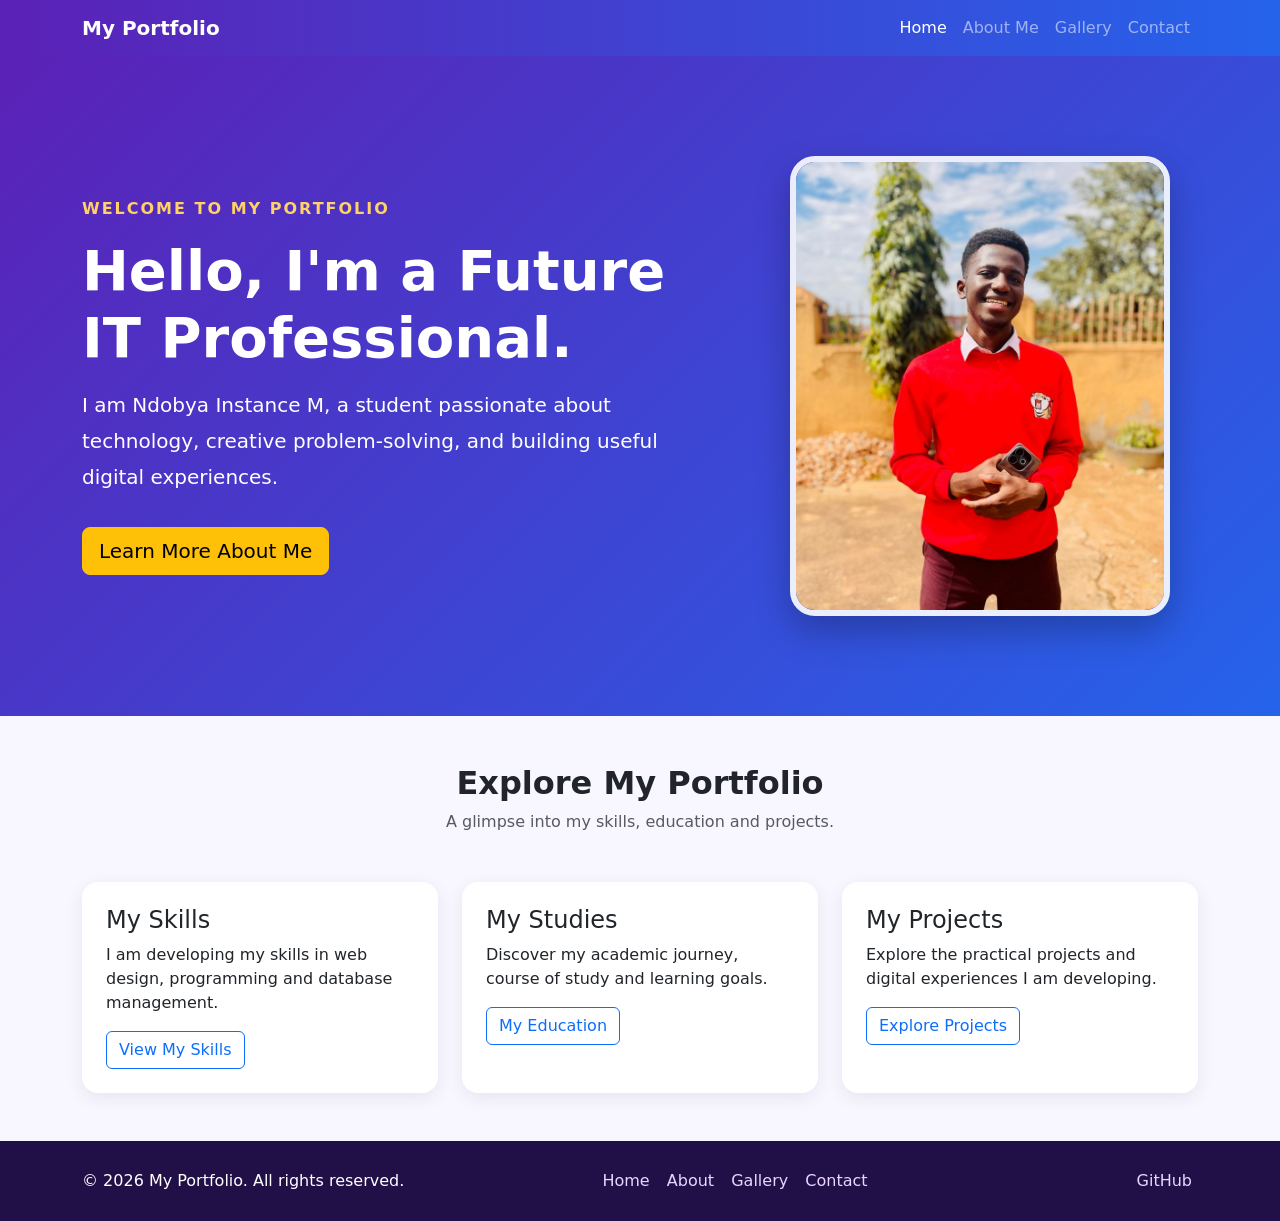
<file: index.html>
<!DOCTYPE html>
<html lang="en">
<head>
    <meta charset="UTF-8">
    <meta name="viewport" content="width=device-width, initial-scale=1.0">
    <title>Home Page</title>

    <link href="https://cdn.jsdelivr.net/npm/bootstrap@5.3.3/dist/css/bootstrap.min.css" rel="stylesheet">
    <link rel="stylesheet" href="style.css">
</head>
<body> 
    
<nav class="navbar navbar-expand-lg navbar-dark sticky-top"
     style="background: linear-gradient(90deg, #5b21b6, #2563eb);">

    <div class="container">

        <a class="navbar-brand fw-bold" href="index.html">
            My Portfolio
        </a>

<button class="navbar-toggler" type="button"
        data-bs-toggle="collapse"
        data-bs-target="#portfolioMenu"
        aria-controls="portfolioMenu"
        aria-expanded="false"
        aria-label="Toggle navigation">

    <span class="navbar-toggler-icon"></span>

</button>

<div class="collapse navbar-collapse" id="portfolioMenu">

    <ul class="navbar-nav ms-auto">

        <li class="nav-item">
            <a class="nav-link active" href="index.html">Home</a>
        </li>

        <li class="nav-item">
            <a class="nav-link" href="about.html">About Me</a>
        </li>

        <li class="nav-item">
            <a class="nav-link" href="gallery.html">Gallery</a>
        </li>

        <li class="nav-item">
            <a class="nav-link" href="contact.html">Contact</a>
        </li>

    </ul>

</div>

    </div>

</nav>
     



<section class="hero-section text-white">
    <div class="container">
        <div class="row align-items-center g-5">

            <!-- LEFT SIDE: INTRODUCTION -->
            <div class="col-lg-7">

                <p class="hero-label">
                    WELCOME TO MY PORTFOLIO
                </p>

                <h1 class="display-4 fw-bold">
                    Hello, I'm a Future IT Professional.
                </h1>

                <p class="lead mt-3">
                    I am Ndobya Instance M, a student passionate about technology,
                    creative problem-solving, and building useful
                    digital experiences.
                </p>

                <a href="about.html"
                   class="btn btn-warning btn-lg mt-3">
                    Learn More About Me
                </a>

            </div>

            <div class="col-lg-5 text-center">

                <img src="images/my-photo.jpg"
                     alt="Portrait of Ndobya Instance M"
                     class="img-fluid hero-photo">

            </div>

        </div>
    </div>
</section>




<section class="highlights-section py-5">
    <div class="container">

        <div class="text-center mb-5">
            <h2 class="fw-bold">Explore My Portfolio</h2>
            <p class="text-muted">
                A glimpse into my skills, education and projects.
            </p>
        </div>

        <div class="row g-4">

            
            <div class="col-md-4">
                <div class="card highlight-card h-100">
                    <div class="card-body p-4">
                        <h3 class="card-title h4">My Skills</h3>
                        <p class="card-text">
                            I am developing my skills in web design,
                            programming and database management.
                        </p>
                        <a href="about.html"
                           class="btn btn-outline-primary">
                            View My Skills
                        </a>
                    </div>
                </div>
            </div>

            
            <div class="col-md-4">
                <div class="card highlight-card h-100">
                    <div class="card-body p-4">
                        <h3 class="card-title h4">My Studies</h3>
                        <p class="card-text">
                            Discover my academic journey, course of
                            study and learning goals.
                        </p>
                        <a href="about.html"
                           class="btn btn-outline-primary">
                            My Education
                        </a>
                    </div>
                </div>
            </div>

            
            <div class="col-md-4">
                <div class="card highlight-card h-100">
                    <div class="card-body p-4">
                        <h3 class="card-title h4">My Projects</h3>
                        <p class="card-text">
                            Explore the practical projects and digital
                            experiences I am developing.
                        </p>
                        <a href="gallery.html"
                           class="btn btn-outline-primary">
                            Explore Projects
                        </a>
                    </div>
                </div>
            </div>

        </div>
    </div>
</section>


<script src="https://cdn.jsdelivr.net/npm/bootstrap@5.3.3/dist/js/bootstrap.bundle.min.js"></script>

</body>

<footer class="portfolio-footer text-white py-4">
    <div class="container">

        <div class="row align-items-center gy-3">

           
            <div class="col-md-5 text-center text-md-start">
                <p class="mb-0">
                    &copy; 2026 My Portfolio. All rights reserved.
                </p>
            </div>

        
            <div class="col-md-4 text-center">
                <a href="index.html" class="footer-link">Home</a>
                <a href="about.html" class="footer-link">About</a>
                <a href="gallery.html" class="footer-link">Gallery</a>
                <a href="contact.html" class="footer-link">Contact</a>
            </div>

            
            <div class="col-md-3 text-center text-md-end">
                <a href="https://github.com/minstance-49"
                   class="footer-link"
                   target="_blank"
                   rel="noopener noreferrer">GitHub</a>
                
            </div>

        </div>

    </div>
</footer>

</html>
</file>
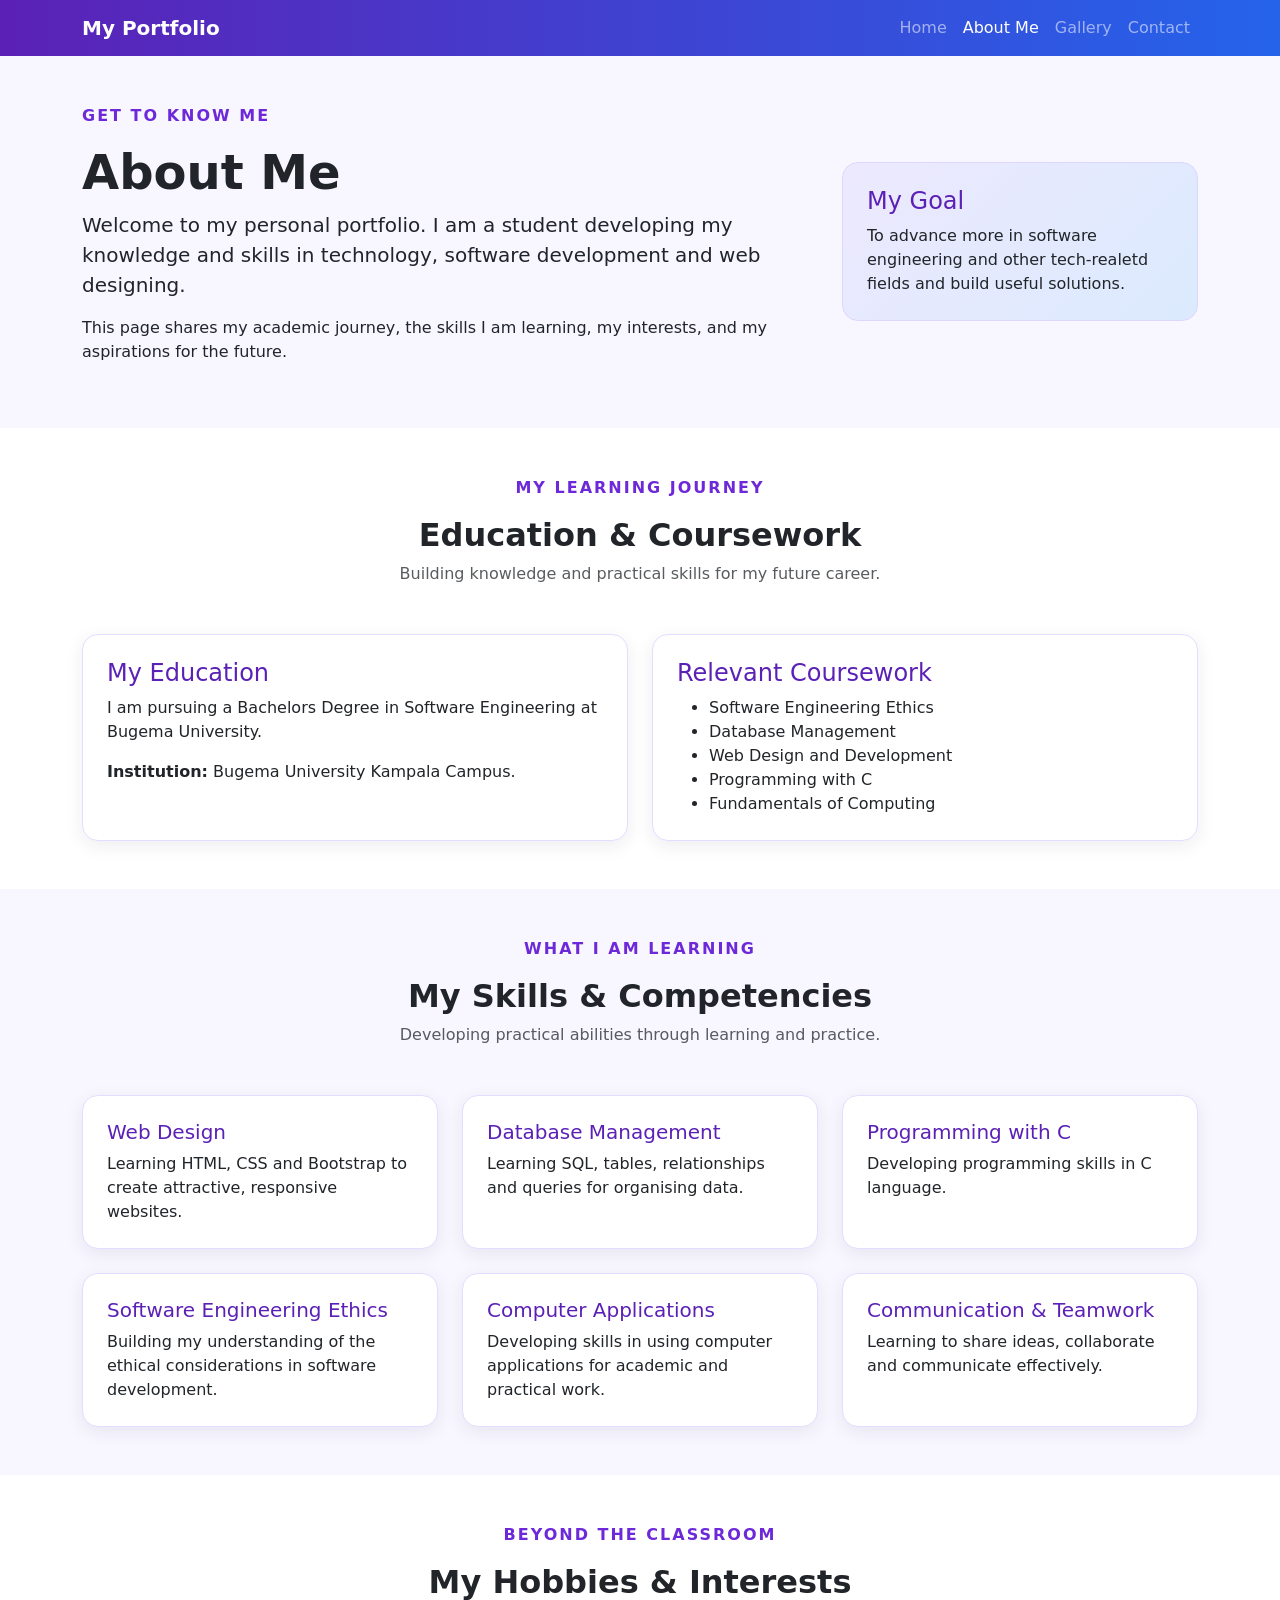
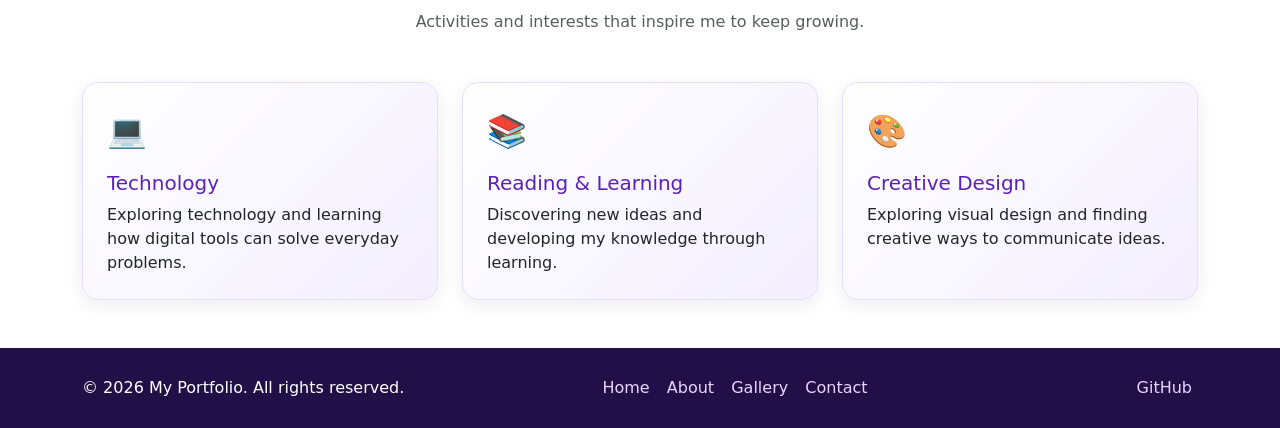
<file: about.html>
<!DOCTYPE html>
<html lang="en">
<head>
    <meta charset="UTF-8">
    <meta name="viewport" content="width=device-width, initial-scale=1.0">
    <title>About Me</title>

    <link href="https://cdn.jsdelivr.net/npm/bootstrap@5.3.3/dist/css/bootstrap.min.css" rel="stylesheet">
    <link rel="stylesheet" href="style.css">
</head>

<body>

<nav class="navbar navbar-expand-lg navbar-dark sticky-top"
     style="background: linear-gradient(90deg, #5b21b6, #2563eb);">

    <div class="container">

        <a class="navbar-brand fw-bold" href="index.html">
            My Portfolio
        </a>

<button class="navbar-toggler" type="button"
        data-bs-toggle="collapse"
        data-bs-target="#portfolioMenu"
        aria-controls="portfolioMenu"
        aria-expanded="false"
        aria-label="Toggle navigation">

    <span class="navbar-toggler-icon"></span>

</button>

<div class="collapse navbar-collapse" id="portfolioMenu">

    <ul class="navbar-nav ms-auto">

        <li class="nav-item">
            <a class="nav-link" href="index.html">Home</a>
        </li>

        <li class="nav-item">
            <a class="nav-link active" href="about.html">About Me</a>
        </li>

        <li class="nav-item">
            <a class="nav-link" href="gallery.html">Gallery</a>
        </li>

        <li class="nav-item">
            <a class="nav-link" href="contact.html">Contact</a>
        </li>

    </ul>

</div>

    </div>

</nav>


<section class="about-hero py-5">
    <div class="container">

        <div class="row align-items-center g-4">

            <div class="col-lg-8">
                <p class="about-label">GET TO KNOW ME</p>

                <h1 class="display-5 fw-bold">
                    About Me
                </h1>

                <p class="lead">
                    Welcome to my personal portfolio. I am a student
                    developing my knowledge and skills in technology, software development and web designing.
                </p>

                <p>
                    This page shares my academic journey, the skills
                    I am learning, my interests, and my aspirations
                    for the future.
                </p>
            </div>

            <div class="col-lg-4">
                <div class="about-highlight p-4 rounded-4">
                    <h2 class="h4">My Goal</h2>

                    <p class="mb-0">
                        To advance more in software engineering and other tech-realetd fields and build useful solutions.
                    </p>
                </div>
            </div>

        </div>

    </div>
</section>


<section class="education-section py-5">
    <div class="container">

        <div class="text-center mb-5">
            <p class="education-label">MY LEARNING JOURNEY</p>
            <h2 class="fw-bold">Education &amp; Coursework</h2>
            <p class="text-muted">
                Building knowledge and practical skills for my future career.
            </p>
        </div>

        <div class="row g-4">

            <div class="col-md-6">
                <div class="card education-card h-100">
                    <div class="card-body p-4">
                        <h3 class="h4">My Education</h3>
                        <p>
                            I am pursuing a Bachelors Degree in Software Engineering at Bugema University.
                        </p>
                        <p class="mb-0">
                            <strong>Institution:</strong>
                            Bugema University Kampala Campus.
                        </p>
                    </div>
                </div>
            </div>

            <div class="col-md-6">
                <div class="card education-card h-100">
                    <div class="card-body p-4">
                        <h3 class="h4">Relevant Coursework</h3>
                        <ul class="mb-0">
                            <li>Software Engineering Ethics</li>
                            <li>Database Management</li>
                            <li>Web Design and Development</li>
                            <li>Programming with C</li>
                            <li>Fundamentals of Computing</li>
                        </ul>
                    </div>
                </div>
            </div>

        </div>
    </div>
</section>


<section class="skills-section py-5">
    <div class="container">

        <div class="text-center mb-5">
            <p class="skills-label">WHAT I AM LEARNING</p>
            <h2 class="fw-bold">My Skills &amp; Competencies</h2>
            <p class="text-muted">
                Developing practical abilities through learning and practice.
            </p>
        </div>

        <div class="row g-4">

            <div class="col-md-6 col-lg-4">
                <div class="skill-card p-4 h-100">
                    <h3 class="h5">Web Design</h3>
                    <p class="mb-0">
                        Learning HTML, CSS and Bootstrap to create
                        attractive, responsive websites.
                    </p>
                </div>
            </div>

            <div class="col-md-6 col-lg-4">
                <div class="skill-card p-4 h-100">
                    <h3 class="h5">Database Management</h3>
                    <p class="mb-0">
                        Learning SQL, tables, relationships and
                        queries for organising data.
                    </p>
                </div>
            </div>

            <div class="col-md-6 col-lg-4">
                <div class="skill-card p-4 h-100">
                    <h3 class="h5">Programming with C</h3>
                    <p class="mb-0">
                        Developing programming skills in C language.
                    </p>
                </div>
            </div>

            <div class="col-md-6 col-lg-4">
                <div class="skill-card p-4 h-100">
                    <h3 class="h5">Software Engineering Ethics</h3>
                    <p class="mb-0">
                        Building my understanding of the ethical considerations
                        in software development.
                    </p>
                </div>
            </div>

            <div class="col-md-6 col-lg-4">
                <div class="skill-card p-4 h-100">
                    <h3 class="h5">Computer Applications</h3>
                    <p class="mb-0">
                        Developing skills in using computer
                        applications for academic and practical work.
                    </p>
                </div>
            </div>

            <div class="col-md-6 col-lg-4">
                <div class="skill-card p-4 h-100">
                    <h3 class="h5">Communication &amp; Teamwork</h3>
                    <p class="mb-0">
                        Learning to share ideas, collaborate and
                        communicate effectively.
                    </p>
                </div>
            </div>

        </div>
    </div>
</section>


<section class="interests-section py-5">
    <div class="container">

        <div class="text-center mb-5">
            <p class="interests-label">BEYOND THE CLASSROOM</p>
            <h2 class="fw-bold">My Hobbies &amp; Interests</h2>
            <p class="text-muted">
                Activities and interests that inspire me to keep growing.
            </p>
        </div>

        <div class="row g-4">

            <div class="col-md-6 col-lg-4">
                <div class="interest-card p-4 h-100">
                    <div class="interest-icon">💻</div>
                    <h3 class="h5">Technology</h3>
                    <p class="mb-0">
                        Exploring technology and learning how digital
                        tools can solve everyday problems.
                    </p>
                </div>
            </div>

            <div class="col-md-6 col-lg-4">
                <div class="interest-card p-4 h-100">
                    <div class="interest-icon">📚</div>
                    <h3 class="h5">Reading &amp; Learning</h3>
                    <p class="mb-0">
                        Discovering new ideas and developing my
                        knowledge through learning.
                    </p>
                </div>
            </div>

            <div class="col-md-6 col-lg-4">
                <div class="interest-card p-4 h-100">
                    <div class="interest-icon">🎨</div>
                    <h3 class="h5">Creative Design</h3>
                    <p class="mb-0">
                        Exploring visual design and finding creative
                        ways to communicate ideas.
                    </p>
                </div>
            </div>

        </div>
    </div>
</section>


    <script src="https://cdn.jsdelivr.net/npm/bootstrap@5.3.3/dist/js/bootstrap.bundle.min.js"></script>
</body>

<footer class="portfolio-footer text-white py-4">
    <div class="container">

        <div class="row align-items-center gy-3">

           
            <div class="col-md-5 text-center text-md-start">
                <p class="mb-0">
                    &copy; 2026 My Portfolio. All rights reserved.
                </p>
            </div>

        
            <div class="col-md-4 text-center">
                <a href="index.html" class="footer-link">Home</a>
                <a href="about.html" class="footer-link">About</a>
                <a href="gallery.html" class="footer-link">Gallery</a>
                <a href="contact.html" class="footer-link">Contact</a>
            </div>

            
            <div class="col-md-3 text-center text-md-end">
                <a href="https://github.com/minstance-49"
                   class="footer-link"
                   target="_blank"
                   rel="noopener noreferrer">GitHub</a>
                
            </div>

        </div>

    </div>
</footer>

</html>
</file>
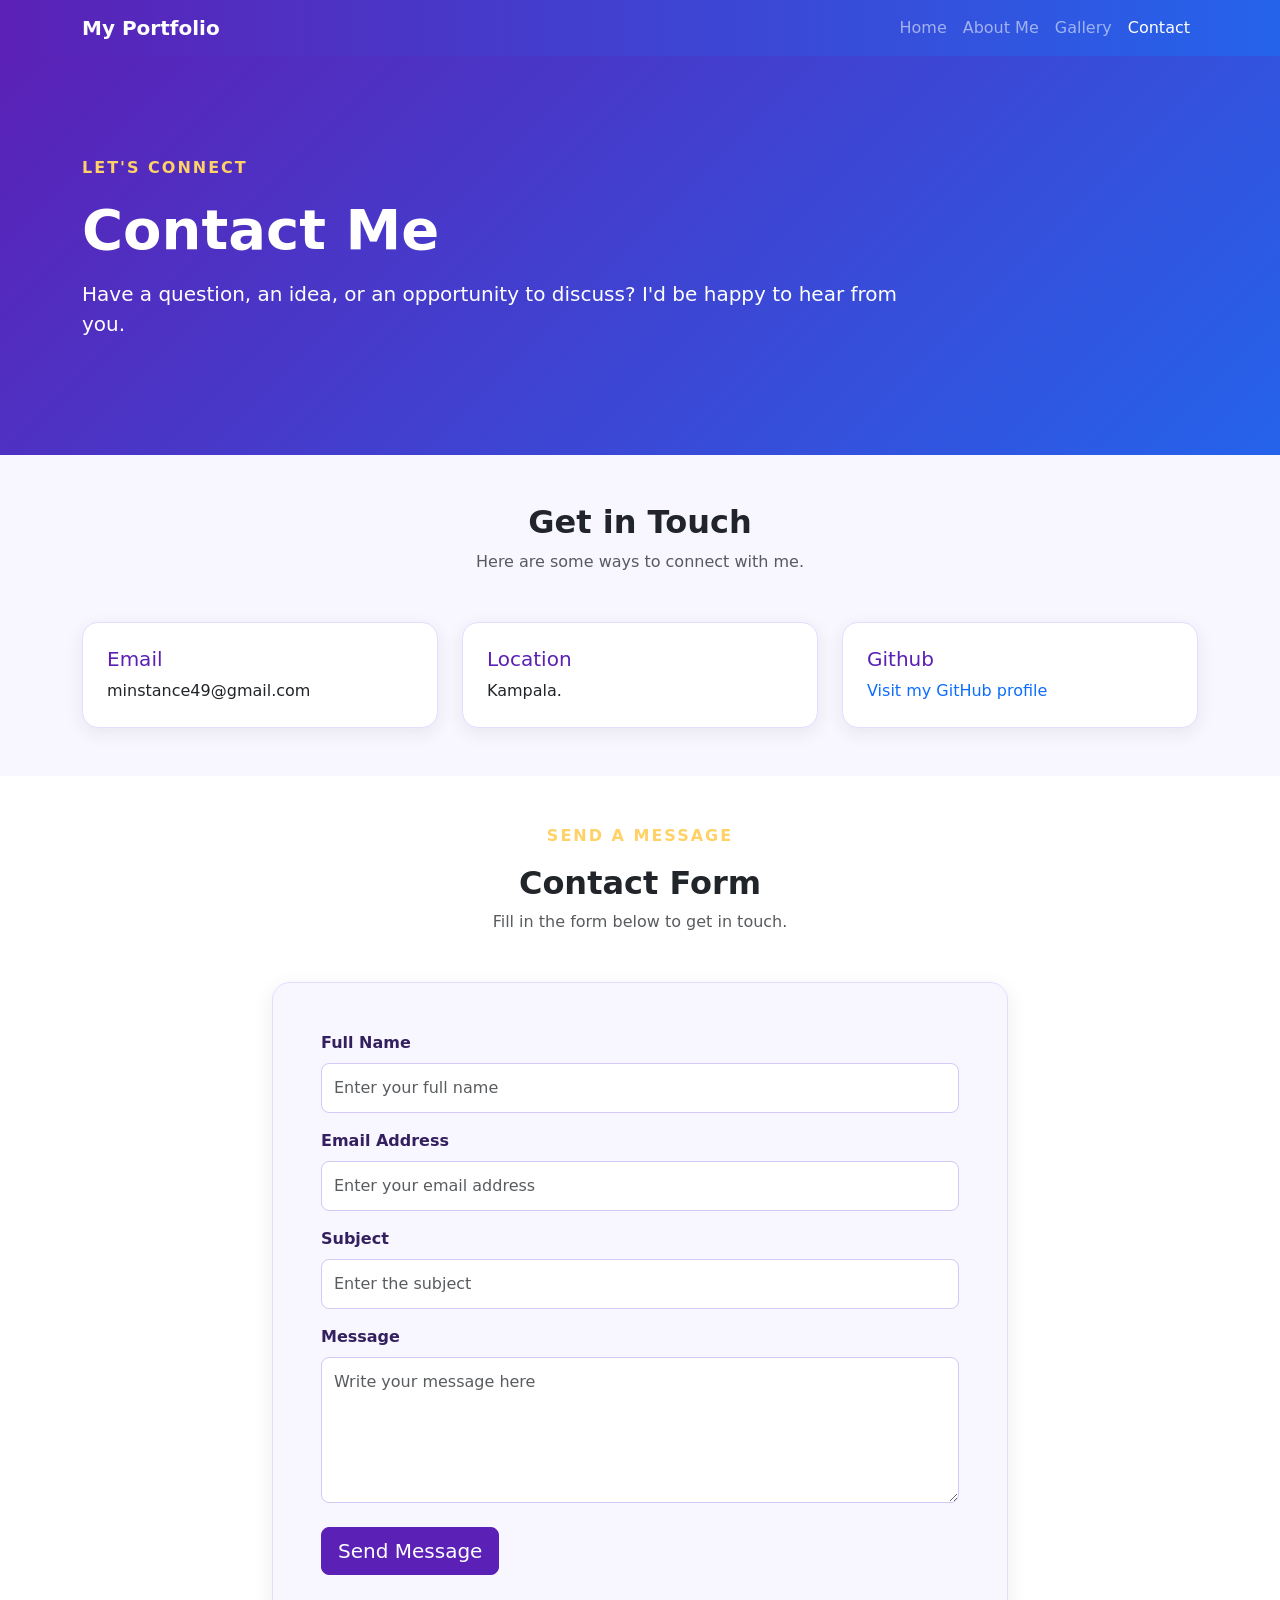
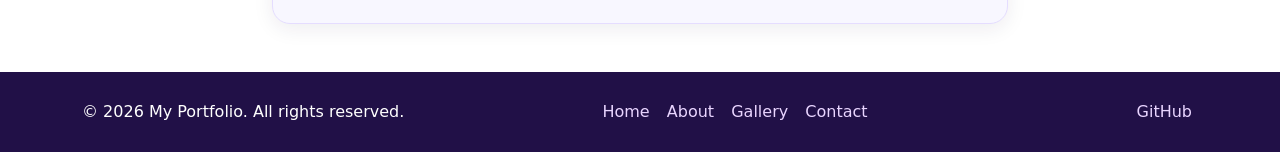
<file: contact.html>
<!DOCTYPE html>
<html lang="en">
<head>
    <meta charset="UTF-8">
    <meta name="viewport" content="width=device-width, initial-scale=1.0">
    <title>Contacts</title>

    <link href="https://cdn.jsdelivr.net/npm/bootstrap@5.3.3/dist/css/bootstrap.min.css" rel="stylesheet">
    <link rel="stylesheet" href="style.css">
</head>
<body>
    
<nav class="navbar navbar-expand-lg navbar-dark sticky-top"
     style="background: linear-gradient(90deg, #5b21b6, #2563eb);">

    <div class="container">

        <a class="navbar-brand fw-bold" href="index.html">
            My Portfolio
        </a>

<button class="navbar-toggler" type="button"
        data-bs-toggle="collapse"
        data-bs-target="#portfolioMenu"
        aria-controls="portfolioMenu"
        aria-expanded="false"
        aria-label="Toggle navigation">

    <span class="navbar-toggler-icon"></span>

</button>

<div class="collapse navbar-collapse" id="portfolioMenu">

    <ul class="navbar-nav ms-auto">

        <li class="nav-item">
            <a class="nav-link" href="index.html">Home</a>
        </li>

        <li class="nav-item">
            <a class="nav-link" href="about.html">About Me</a>
        </li>

        <li class="nav-item">
            <a class="nav-link" href="gallery.html">Gallery</a>
        </li>

        <li class="nav-item">
            <a class="nav-link active" href="contact.html">Contact</a>
        </li>

    </ul>

</div>

    </div>

</nav>


<section class="contact-hero text-white py-5">
    <div class="container">
        <div class="row align-items-center">
            <div class="col-lg-9">
                <p class="contact-label">LET'S CONNECT</p>

                <h1 class="display-4 fw-bold">Contact Me</h1>

                <p class="lead mt-3">
                    Have a question, an idea, or an opportunity
                    to discuss? I'd be happy to hear from you.
                </p>
            </div>
        </div>
    </div>
</section>


<section class="contact-details py-5">
    <div class="container">

        <div class="text-center mb-5">
            <h2 class="fw-bold">Get in Touch</h2>
            <p class="text-muted">
                Here are some ways to connect with me.
            </p>
        </div>

        <div class="row g-4">

            <div class="col-md-4">
                <div class="contact-info-card p-4 h-100">
                    <h3 class="h5">Email</h3>
                    <p class="mb-0">
                        minstance49@gmail.com
                    </p>
                </div>
            </div>

            <div class="col-md-4">
                <div class="contact-info-card p-4 h-100">
                    <h3 class="h5">Location</h3>
                    <p class="mb-0">
                        Kampala.
                    </p>
                </div>
            </div>

            <div class="col-md-4">
                <div class="contact-info-card p-4 h-100">
                    <h3 class="h5">Github</h3>
                    <p class="mb-0">
                        <a href="https://github.com/minstance-49" class="text-decoration-none">
                            Visit my GitHub profile
                        </a>
                    </p>
                </div>
            </div>

        </div>
    </div>
</section>


<section class="contact-form-section py-5">
    <div class="container">

        <div class="text-center mb-5">
            <p class="contact-label">SEND A MESSAGE</p>
            <h2 class="fw-bold">Contact Form</h2>
            <p class="text-muted">
                Fill in the form below to get in touch.
            </p>
        </div>

        <div class="row justify-content-center">
            <div class="col-lg-8">

                <div class="contact-form-card p-4 p-md-5">

                    <form id="contactForm">

                        <div class="mb-3">
                            <label for="fullName" class="form-label">
                                Full Name
                            </label>
                            <input type="text"
                                   class="form-control"
                                   id="fullName"
                                   name="fullName"
                                   placeholder="Enter your full name"
                                   required>
                        </div>

                        <div class="mb-3">
                            <label for="email" class="form-label">
                                Email Address
                            </label>
                            <input type="email"
                                   class="form-control"
                                   id="email"
                                   name="email"
                                   placeholder="Enter your email address"
                                   required>
                        </div>

                        <div class="mb-3">
                            <label for="subject" class="form-label">
                                Subject
                            </label>
                            <input type="text"
                                   class="form-control"
                                   id="subject"
                                   name="subject"
                                   placeholder="Enter the subject"
                                   required>
                        </div>

                        <div class="mb-4">
                            <label for="message" class="form-label">
                                Message
                            </label>
                            <textarea class="form-control"
                                      id="message"
                                      name="message"
                                      rows="5"
                                      placeholder="Write your message here"
                                      required></textarea>
                        </div>

                        <button type="submit"
                                class="btn btn-primary btn-lg">
                            Send Message
                        </button>

                    </form>
                       <p id="formMessage" class="alert alert-success mt-3 d-none" role="status">
                          Thank you! Your form has been submitted successfully in this demonstration.
                       </p>
                </div>
            </div>
        </div>

    </div>
</section>


    <script src="https://cdn.jsdelivr.net/npm/bootstrap@5.3.3/dist/js/bootstrap.bundle.min.js"></script>

    <script>
    const contactForm = document.getElementById("contactForm");
    const formMessage = document.getElementById("formMessage");

    if (contactForm && formMessage) {
        contactForm.addEventListener("submit", function(event) {
            event.preventDefault();

            if (!contactForm.checkValidity()) {
                contactForm.reportValidity();
                return;
            }

            formMessage.classList.remove("d-none");
            formMessage.textContent =
                "Thank you! For feeling this form.";
        });
    }
</script>
</body>

<footer class="portfolio-footer text-white py-4">
    <div class="container">

        <div class="row align-items-center gy-3">

           
            <div class="col-md-5 text-center text-md-start">
                <p class="mb-0">
                    &copy; 2026 My Portfolio. All rights reserved.
                </p>
            </div>

        
            <div class="col-md-4 text-center">
                <a href="index.html" class="footer-link">Home</a>
                <a href="about.html" class="footer-link">About</a>
                <a href="gallery.html" class="footer-link">Gallery</a>
                <a href="contact.html" class="footer-link">Contact</a>
            </div>

            
            <div class="col-md-3 text-center text-md-end">
                <a href="https://github.com/minstance-49"
                   class="footer-link"
                   target="_blank"
                   rel="noopener noreferrer">GitHub</a>
                
            </div>

        </div>

    </div>
</footer>
</html>
</file>
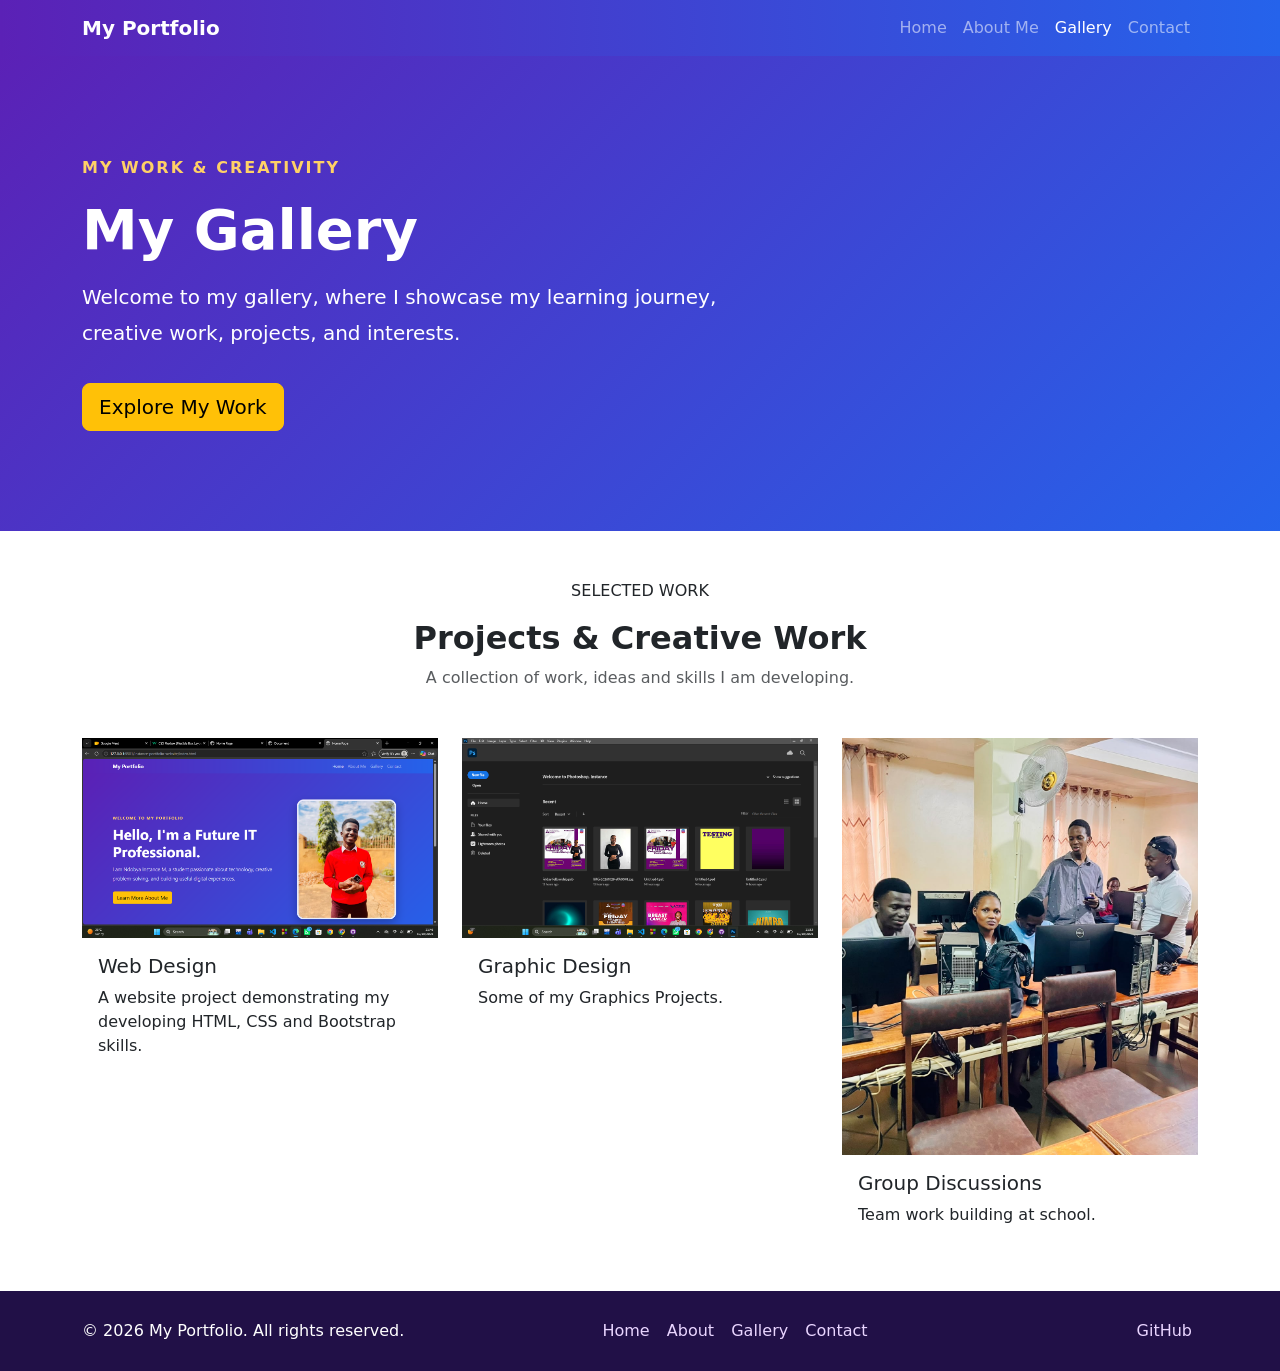
<file: gallery.html>
<!DOCTYPE html>
<html lang="en">
<head>
    <meta charset="UTF-8">
    <meta name="viewport" content="width=device-width, initial-scale=1.0">
    <title>Gallery</title>

    <link href="https://cdn.jsdelivr.net/npm/bootstrap@5.3.3/dist/css/bootstrap.min.css" rel="stylesheet">
    <link rel="stylesheet" href="style.css">
</head>
<body>
    
    <nav class="navbar navbar-expand-lg navbar-dark sticky-top"
     style="background: linear-gradient(90deg, #5b21b6, #2563eb);">

    <div class="container">

        <a class="navbar-brand fw-bold" href="index.html">
            My Portfolio
        </a>

<button class="navbar-toggler" type="button"
        data-bs-toggle="collapse"
        data-bs-target="#portfolioMenu"
        aria-controls="portfolioMenu"
        aria-expanded="false"
        aria-label="Toggle navigation">

    <span class="navbar-toggler-icon"></span>

</button>

<div class="collapse navbar-collapse" id="portfolioMenu">

    <ul class="navbar-nav ms-auto">

        <li class="nav-item">
            <a class="nav-link" href="index.html">Home</a>
        </li>

        <li class="nav-item">
            <a class="nav-link" href="about.html">About Me</a>
        </li>

        <li class="nav-item">
            <a class="nav-link active" href="gallery.html">Gallery</a>
        </li>

        <li class="nav-item">
            <a class="nav-link" href="contact.html">Contact</a>
        </li>

    </ul>

</div>

    </div>

</nav>
 
<section class="gallery-hero text-white py-5">
    <div class="container">
        <div class="row align-items-center">
            <div class="col-lg-9">
                <p class="gallery-label">MY WORK &amp; CREATIVITY</p>

                <h1 class="display-4 fw-bold">
                    My Gallery
                </h1>

                <p class="lead mt-3">
                    Welcome to my gallery, where I showcase my
                    learning journey, creative work, projects,
                    and interests.
                </p>

                <a href="#my-gallery" class="btn btn-warning btn-lg mt-3">
                    Explore My Work
                </a>
            </div>
        </div>
    </div>
</section>


<section class="gallery-content py-5" id="my-gallery">
    <div class="container">

        <div class="text-center mb-5">
            <p class="gallery-section-label">SELECTED WORK</p>
            <h2 class="fw-bold">Projects &amp; Creative Work</h2>
            <p class="text-muted">
                A collection of work, ideas and skills I am developing.
            </p>
        </div>

        <div class="row g-4">

            <div class="col-md-6 col-lg-4">
                <div class="gallery-card h-100">
                    <img src="images/my-portifolio.png"
                         class="img-fluid gallery-image"
                         alt="Screenshot of my portfolio website">
                    <div class="p-3">
                        <h3 class="h5">Web Design</h3>
                        <p class="mb-0">
                            A website project demonstrating my
                            developing HTML, CSS and Bootstrap skills.
                        </p>
                    </div>
                </div>
            </div>

            <div class="col-md-6 col-lg-4">
                <div class="gallery-card h-100">
                    <img src="images/my-graphics.png"
                         class="img-fluid gallery-image"
                         alt="Logo or emblem design I created">
                    <div class="p-3">
                        <h3 class="h5">Graphic Design</h3>
                        <p class="mb-0">
                            Some of my Graphics Projects.
                        </p>
                    </div>
                </div>
            </div>

            <div class="col-md-6 col-lg-4">
                <div class="gallery-card h-100">
                    <img src="images/group-meeting.jpeg"
                         class="img-fluid gallery-image"
                         alt="Another creative or academic project">
                    <div class="p-3">
                        <h3 class="h5">Group Discussions</h3>
                        <p class="mb-0">
                            Team work building at school.
                        </p>
                    </div>
                </div>
            </div>

        </div>
    </div>
</section>


<script src="https://cdn.jsdelivr.net/npm/bootstrap@5.3.3/dist/js/bootstrap.bundle.min.js"></script>
</body>

<footer class="portfolio-footer text-white py-4">
    <div class="container">

        <div class="row align-items-center gy-3">

           
            <div class="col-md-5 text-center text-md-start">
                <p class="mb-0">
                    &copy; 2026 My Portfolio. All rights reserved.
                </p>
            </div>

        
            <div class="col-md-4 text-center">
                <a href="index.html" class="footer-link">Home</a>
                <a href="about.html" class="footer-link">About</a>
                <a href="gallery.html" class="footer-link">Gallery</a>
                <a href="contact.html" class="footer-link">Contact</a>
            </div>

            
            <div class="col-md-3 text-center text-md-end">
                <a href="https://github.com/minstance-49"
                   class="footer-link"
                   target="_blank"
                   rel="noopener noreferrer">GitHub</a>
                
            </div>

        </div>

    </div>
</footer>

</html>
</file>
<file: style.css>
.hero-section {
    background: linear-gradient(135deg, #5b21b6, #2563eb);
    padding: 100px 0;
}


.hero-label {
    color: #ffd166;
    font-weight: bold;
    letter-spacing: 2px;
    text-transform: uppercase;
}


.hero-section h1 {
    max-width: 800px;
}


.hero-section .lead {
    max-width: 650px;
    line-height: 1.8;
}
  


.highlights-section {
    background-color: #f8f7ff;
}


.highlight-card {
    border: none;
    border-radius: 16px;
    box-shadow: 0 5px 18px rgba(35, 20, 70, 0.08);
    transition: transform 0.3s ease,
                box-shadow 0.3s ease;
}


.highlight-card:hover {
    transform: translateY(-5px);
    box-shadow: 0 10px 25px rgba(35, 20, 70, 0.15);
}



.portfolio-footer {
    background-color: #211047;
}


.footer-link {
    color: #e9d5ff;
    text-decoration: none;
    display: inline-block;
    margin: 4px 6px;
    transition: color 0.3s ease;
}


.footer-link:hover {
    color: #ffd166;
}


/* About page introduction */
.about-hero {
    background-color: #f8f7ff;
}

.about-label {
    color: #6d28d9;
    font-weight: bold;
    letter-spacing: 2px;
}

.about-highlight {
    background: linear-gradient(135deg, #ede9fe, #dbeafe);
    border: 1px solid #ddd6fe;
}

.about-highlight h2 {
    color: #5b21b6;
}


.education-section {
    background-color: #ffffff;
}

.education-label {
    color: #6d28d9;
    font-weight: bold;
    letter-spacing: 2px;
}

.education-card {
    border: 1px solid #e5ddff;
    border-radius: 16px;
    box-shadow: 0 5px 18px rgba(35, 20, 70, 0.08);
    transition: transform 0.3s ease,
                box-shadow 0.3s ease;
}

.education-card:hover {
    transform: translateY(-5px);
    box-shadow: 0 10px 25px rgba(35, 20, 70, 0.15);
}

.education-card h3 {
    color: #5b21b6;
}


.skills-section {
    background-color: #f8f7ff;
}

.skills-label {
    color: #6d28d9;
    font-weight: bold;
    letter-spacing: 2px;
}

.skill-card {
    background-color: #ffffff;
    border: 1px solid #e5ddff;
    border-radius: 16px;
    box-shadow: 0 5px 18px rgba(35, 20, 70, 0.08);
    transition: transform 0.3s ease,
                box-shadow 0.3s ease;
}

.skill-card h3 {
    color: #5b21b6;
}

.skill-card:hover {
    transform: translateY(-5px);
    box-shadow: 0 10px 25px rgba(35, 20, 70, 0.15);
}


.interests-section {
    background-color: #ffffff;
}

.interests-label {
    color: #6d28d9;
    font-weight: bold;
    letter-spacing: 2px;
}

.interest-card {
    background: linear-gradient(135deg, #ffffff, #f3efff);
    border: 1px solid #e5ddff;
    border-radius: 16px;
    box-shadow: 0 5px 18px rgba(35, 20, 70, 0.08);
    transition: transform 0.3s ease,
                box-shadow 0.3s ease;
}

.interest-card:hover {
    transform: translateY(-5px);
    box-shadow: 0 10px 25px rgba(35, 20, 70, 0.15);
}

.interest-card h3 {
    color: #5b21b6;
}

.interest-icon {
    font-size: 2rem;
    margin-bottom: 1rem;
}


.gallery-hero {
    background: linear-gradient(135deg, #5b21b6, #2563eb);
    padding-top: 100px !important;
    padding-bottom: 100px !important;
}

.gallery-label {
    color: #ffd166;
    font-weight: bold;
    letter-spacing: 2px;
}

.gallery-hero h1 {
    max-width: 800px;
}

.gallery-hero .lead {
    max-width: 650px;
    line-height: 1.8;
}


.contact-hero {
    background: linear-gradient(135deg, #5b21b6, #2563eb);
    padding-top: 100px !important;
    padding-bottom: 100px !important;
}

.contact-label {
    color: #ffd166;
    font-weight: bold;
    letter-spacing: 2px;
}

.contact-details {
    background-color: #f8f7ff;
}

.contact-info-card {
    background-color: #ffffff;
    border: 1px solid #e5ddff;
    border-radius: 16px;
    box-shadow: 0 5px 18px rgba(35, 20, 70, 0.08);
    transition: transform 0.3s ease,
                box-shadow 0.3s ease;
}

.contact-info-card h3 {
    color: #5b21b6;
}

.contact-info-card:hover {
    transform: translateY(-5px);
    box-shadow: 0 10px 25px rgba(35, 20, 70, 0.15);
}


.contact-form-section {
    background-color: #ffffff;
}

.contact-form-card {
    background-color: #f8f7ff;
    border: 1px solid #e5ddff;
    border-radius: 18px;
    box-shadow: 0 5px 20px rgba(35, 20, 70, 0.08);
}

.contact-form-card .form-label {
    color: #35205f;
    font-weight: 600;
}

.contact-form-card .form-control {
    border: 1px solid #d6c9f5;
    border-radius: 8px;
    padding: 12px;
}

.contact-form-card .form-control:focus {
    border-color: #7c3aed;
    box-shadow: 0 0 0 0.2rem rgba(124, 58, 237, 0.15);
}

.contact-form-card .btn-primary {
    background-color: #5b21b6;
    border-color: #5b21b6;
}

.contact-form-card .btn-primary:hover {
    background-color: #451a8b;
    border-color: #451a8b;
}


.hero-photo {
    width: 100%;
    max-width: 380px;
    height: 460px;
    object-fit: cover;
    object-position: center 25%;
    border: 6px solid rgba(255, 255, 255, 0.9);
    border-radius: 25px;
    box-shadow: 0 15px 35px rgba(0, 0, 0, 0.25);
}
</file>
